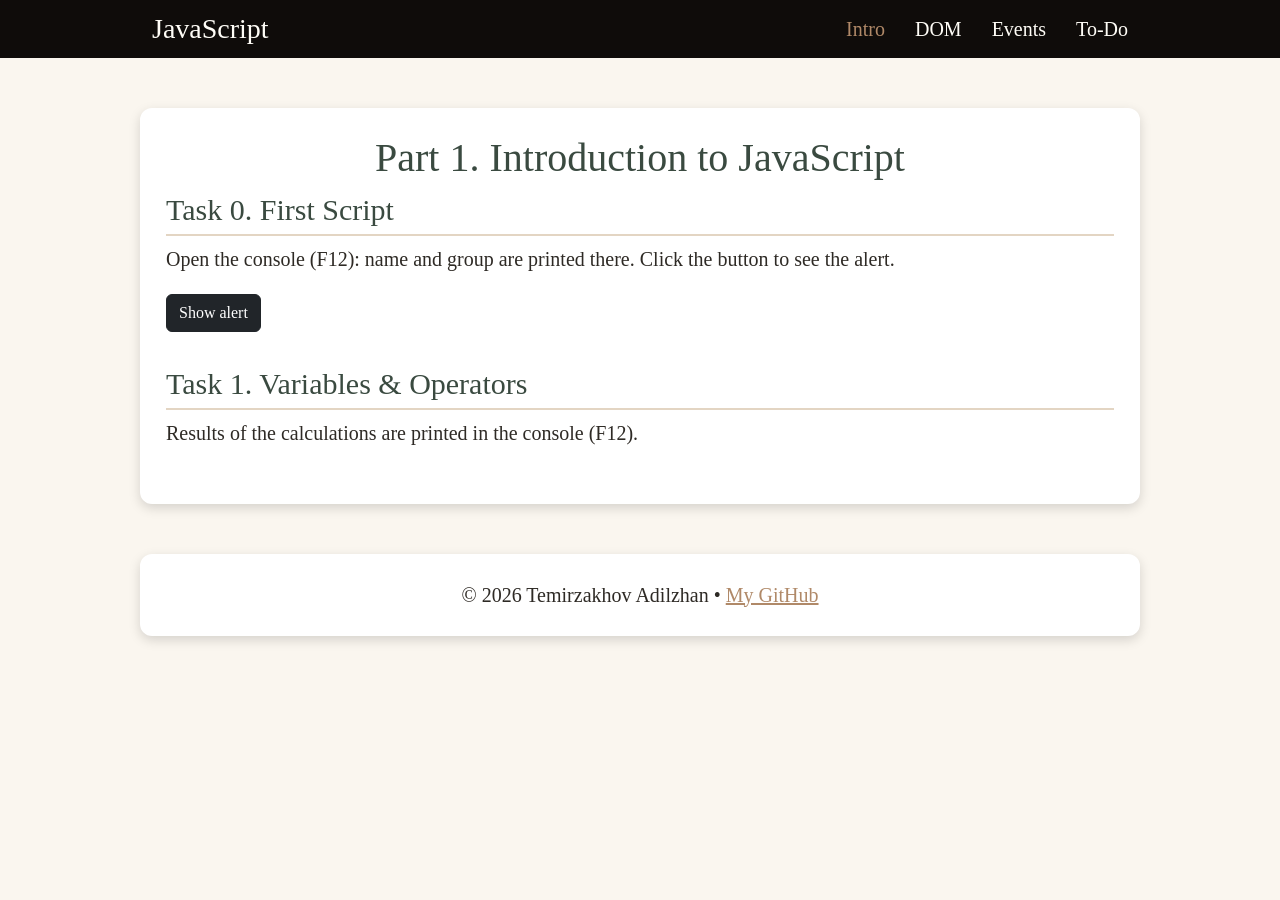
<file: index.html>
<!DOCTYPE html>
<html lang="en">
<head>
  <meta charset="UTF-8">
  <meta name="viewport" content="width=device-width, initial-scale=1.0">
  <title>Intro</title>
  <link rel="stylesheet" href="https://cdn.jsdelivr.net/npm/bootstrap@5.3.3/dist/css/bootstrap.min.css">
  <link rel="stylesheet" href="styles.css">
</head>
<body>
  <header class="qw">
    <div class="head">
      <h1>JavaScript</h1>
      <nav class="ahref">
        <a href="index.html" class="active">Intro</a>
        <a href="dom.html">DOM</a>
        <a href="events.html">Events</a>
        <a href="todo.html">To-Do</a>
      </nav>
    </div>
  </header>
  <main>
    <section class="profile-card">
      <h1 class="text-center">Part 1. Introduction to JavaScript</h1>
      <div class="task">
        <h2>Task 0. First Script</h2>
        <p>Open the console (F12): name and group are printed there. Click the button to see the alert.</p>
        <button class="btn btn-dark" id="alert-btn">Show alert</button>
      </div>
      <div class="task">
        <h2>Task 1. Variables &amp; Operators</h2>
        <p>Results of the calculations are printed in the console (F12).</p>
      </div>
    </section>
  </main>
  <footer class="acc text-center">
    <p class="mb-0">&copy; 2026 Temirzakhov Adilzhan &bull;
      <a href="https://github.com/24Dok691">My GitHub</a></p>
  </footer>
  <script src="part1.js"></script>
</body>
</html>
</file>
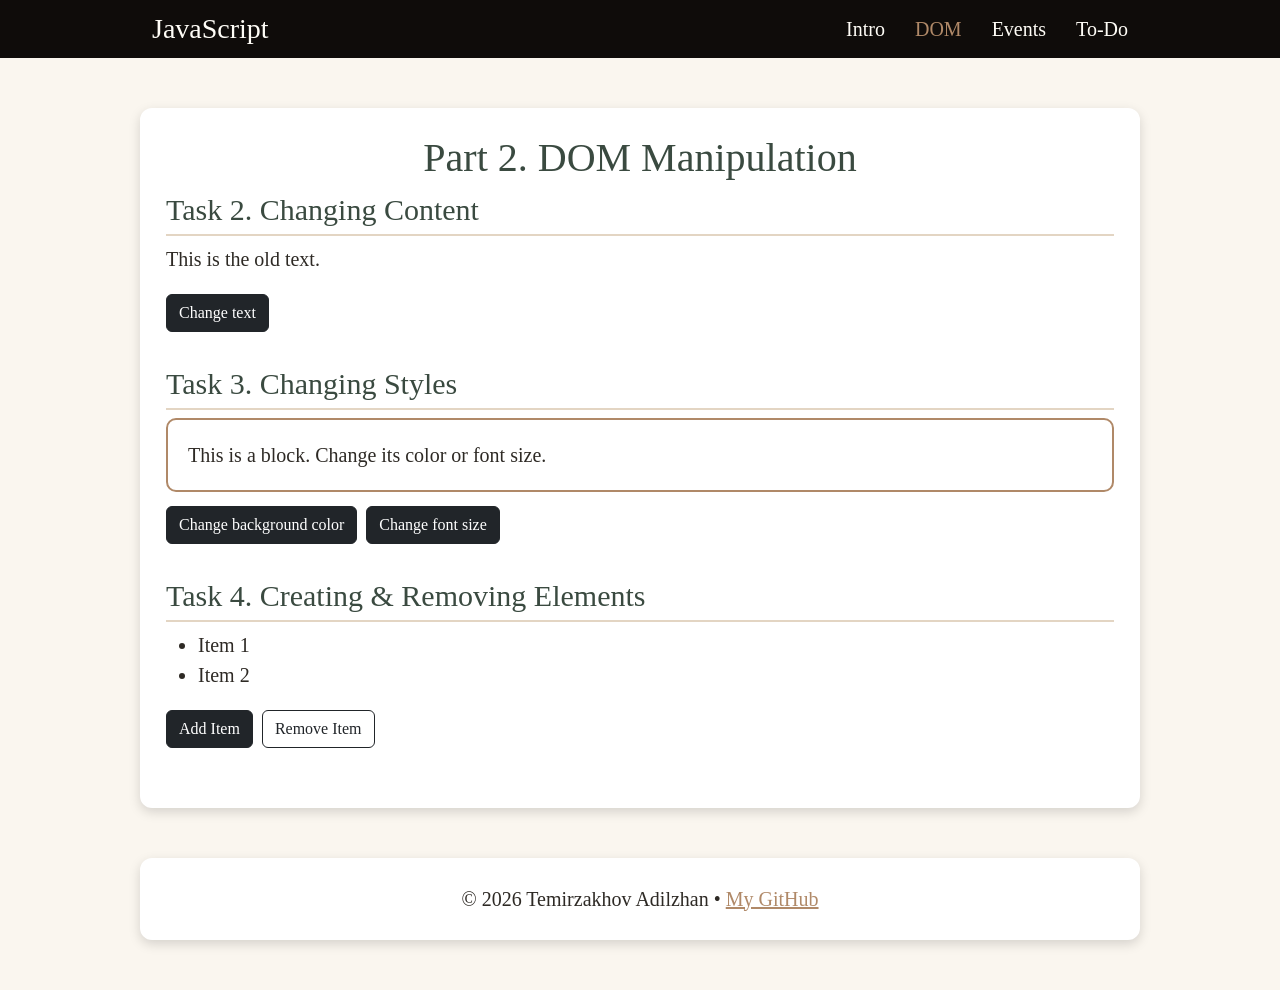
<file: dom.html>
<!DOCTYPE html>
<html lang="en">
<head>
  <meta charset="UTF-8">
  <meta name="viewport" content="width=device-width, initial-scale=1.0">
  <title>DOM</title>
  <link rel="stylesheet" href="https://cdn.jsdelivr.net/npm/bootstrap@5.3.3/dist/css/bootstrap.min.css">
  <link rel="stylesheet" href="styles.css">
</head>
<body>
  <header class="qw">
    <div class="head">
      <h1>JavaScript</h1>
      <nav class="ahref">
        <a href="index.html">Intro</a>
        <a href="dom.html" class="active">DOM</a>
        <a href="events.html">Events</a>
        <a href="todo.html">To-Do</a>
      </nav>
    </div>
  </header>
  <main>
    <section class="profile-card">
      <h1 class="text-center">Part 2. DOM Manipulation</h1>

      <div class="task">
        <h2>Task 2. Changing Content</h2>
        <p id="text">This is the old text.</p>
        <button class="btn btn-dark" id="change-text-btn">Change text</button>
      </div>

      <div class="task">
        <h2>Task 3. Changing Styles</h2>
        <div id="demo-div">This is a block. Change its color or font size.</div>
        <button class="btn btn-dark" id="color-btn">Change background color</button>
        <button class="btn btn-dark" id="font-btn">Change font size</button>
      </div>

      <div class="task">
        <h2>Task 4. Creating &amp; Removing Elements</h2>
        <ul id="item-list">
          <li>Item 1</li>
          <li>Item 2</li>
        </ul>
        <button class="btn btn-dark" id="add-btn">Add Item</button>
        <button class="btn btn-outline-dark" id="remove-btn">Remove Item</button>
      </div>
    </section>
  </main>
  <footer class="acc text-center">
    <p class="mb-0">&copy; 2026 Temirzakhov Adilzhan &bull;
      <a href="https://github.com/24Dok691">My GitHub</a></p>
  </footer>
  <script src="dom.js"></script>
</body>
</html>
</file>
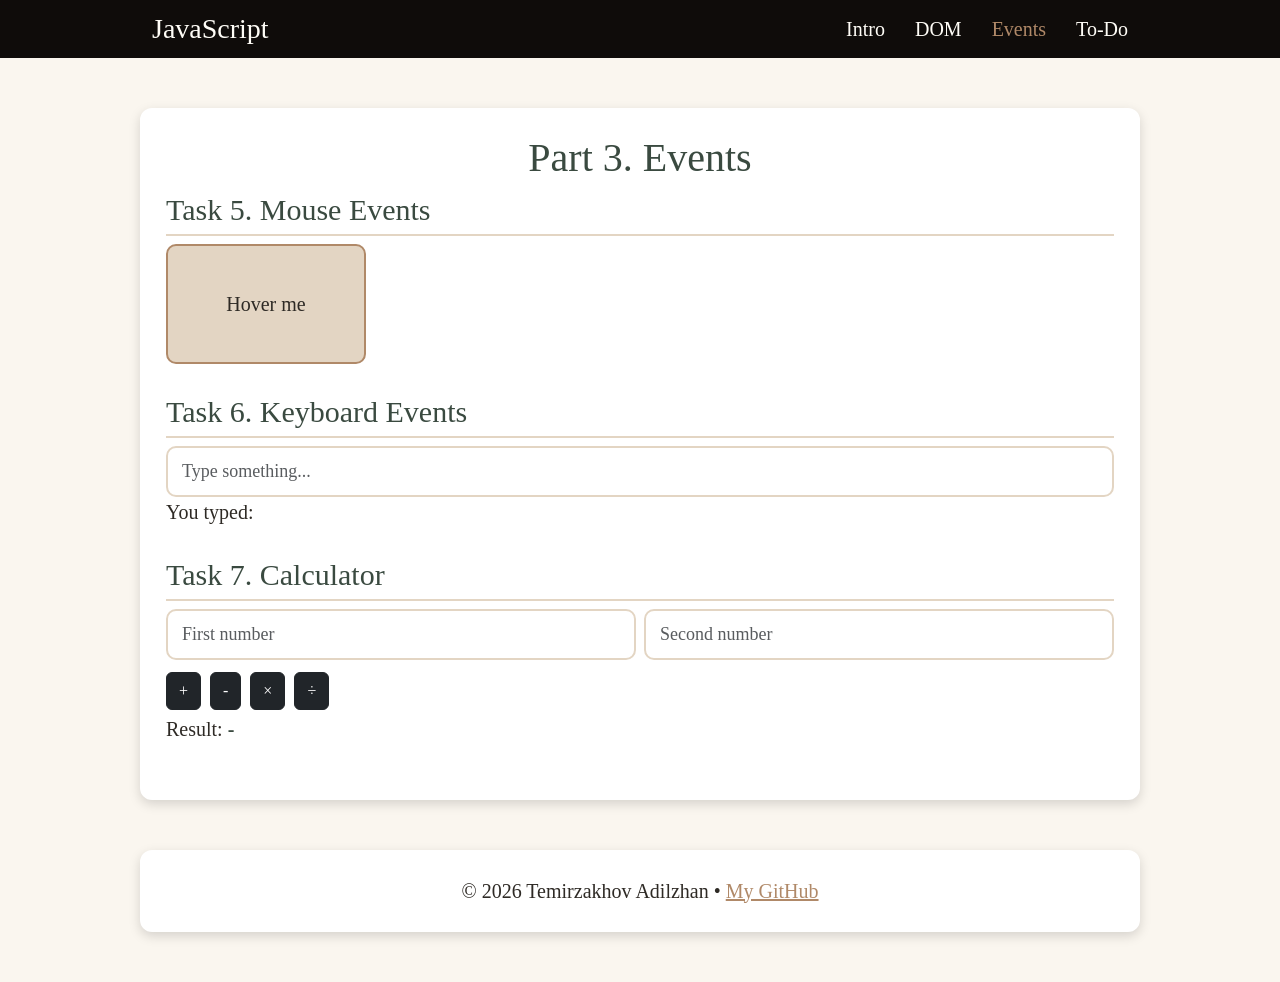
<file: events.html>
<!DOCTYPE html>
<html lang="en">
<head>
  <meta charset="UTF-8">
  <meta name="viewport" content="width=device-width, initial-scale=1.0">
  <title>Events</title>
  <link rel="stylesheet" href="https://cdn.jsdelivr.net/npm/bootstrap@5.3.3/dist/css/bootstrap.min.css">
  <link rel="stylesheet" href="styles.css">
</head>
<body>
  <header class="qw">
    <div class="head">
      <h1>JavaScript</h1>
      <nav class="ahref">
        <a href="index.html">Intro</a>
        <a href="dom.html">DOM</a>
        <a href="events.html" class="active">Events</a>
        <a href="todo.html">To-Do</a>
      </nav>
    </div>
  </header>
  <main>
    <section class="profile-card">
      <h1 class="text-center">Part 3. Events</h1>

      <div class="task">
        <h2>Task 5. Mouse Events</h2>
        <div id="hover-box">Hover me</div>
      </div>

      <div class="task">
        <h2>Task 6. Keyboard Events</h2>
        <input type="text" id="key-input" class="form-control" placeholder="Type something...">
        <p>You typed: <span id="key-output"></span></p>
      </div>

      <div class="task">
        <h2>Task 7. Calculator</h2>
        <div class="row g-2 mb-2">
          <div class="col-md-6">
            <input type="number" id="num1" class="form-control" placeholder="First number">
          </div>
          <div class="col-md-6">
            <input type="number" id="num2" class="form-control" placeholder="Second number">
          </div>
        </div>
        <button class="btn btn-dark" data-op="+">+</button>
        <button class="btn btn-dark" data-op="-">-</button>
        <button class="btn btn-dark" data-op="*">&times;</button>
        <button class="btn btn-dark" data-op="/">&divide;</button>
        <p>Result: <span id="calc-result">-</span></p>
      </div>
    </section>
  </main>
  <footer class="acc text-center">
    <p class="mb-0">&copy; 2026 Temirzakhov Adilzhan &bull;
      <a href="https://github.com/24Dok691">My GitHub</a></p>
  </footer>
  <script src="events.js"></script>
</body>
</html>
</file>
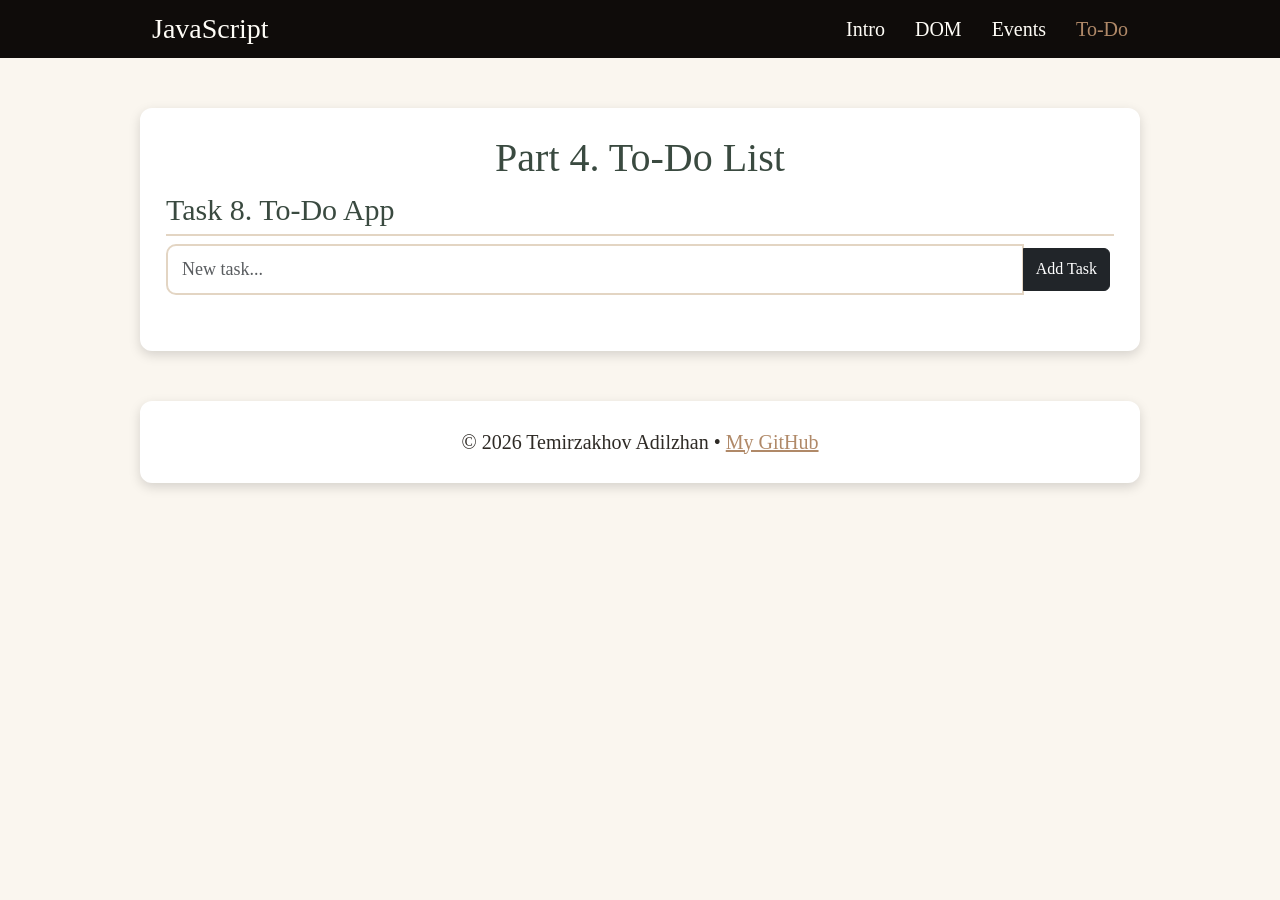
<file: todo.html>
<!DOCTYPE html>
<html lang="en">
<head>
  <meta charset="UTF-8">
  <meta name="viewport" content="width=device-width, initial-scale=1.0">
  <title>To-Do</title>
  <link rel="stylesheet" href="https://cdn.jsdelivr.net/npm/bootstrap@5.3.3/dist/css/bootstrap.min.css">
  <link rel="stylesheet" href="styles.css">
</head>
<body>
  <header class="qw">
    <div class="head">
      <h1>JavaScript</h1>
      <nav class="ahref">
        <a href="index.html">Intro</a>
        <a href="dom.html">DOM</a>
        <a href="events.html">Events</a>
        <a href="todo.html" class="active">To-Do</a>
      </nav>
    </div>
  </header>
  <main>
    <section class="profile-card">
      <h1 class="text-center">Part 4. To-Do List</h1>
      <div class="task">
        <h2>Task 8. To-Do App</h2>
        <div class="input-group mb-3">
          <input type="text" id="task-input" class="form-control" placeholder="New task...">
          <button class="btn btn-dark" id="add-task-btn">Add Task</button>
        </div>
        <ul id="todo-list"></ul>
      </div>
    </section>
  </main>
  <footer class="acc text-center">
    <p class="mb-0">&copy; 2026 Temirzakhov Adilzhan &bull;
      <a href="https://github.com/24Dok691">My GitHub</a></p>
  </footer>
  <script src="todo.js"></script>
</body>
</html>
</file>
<file: styles.css>
body{
  margin: 0;
  padding: 0;
  background-color: #FAF6EF;
  font-family: 'Times New Roman', Times, serif;
  font-size: 16px;
  color: #2E2A25;
}

h1, h2, h3{ color: #3A4A40; }

p{ font-size: 20px; }

.profile-card, .olul, .acc{
  background-color: #FFFFFF;
  border: 2px solid #FFFFFF;
  padding: 24px;
  margin: 50px auto;
  box-shadow: 0 4px 12px rgb(0, 0, 0, 0.15);
  max-width: 1000px;
  border-radius: 12px;
  font-size: 20px;
}
.profile-card h1{ font-size: 40px; }
.profile-card h2{ font-size: 30px; }

.qw{
  position: sticky;
  top: 0;
  z-index: 10;
  background-color: #0f0c0a;
}
.head{
  max-width: 1000px;
  margin: 0 auto;
  display: flex;
  align-items: center;
  justify-content: space-between;
  padding: 0 12px;
}
.head h1{ color: #fffdf7; font-size: 28px; margin: 12px 0; }
.ahref{
  font-size: 20px;
  display: flex;
  gap: 30px;
}
.ahref a{ color: #fffdf7; text-decoration: none; }
.ahref a:hover, .ahref a.active{ color: #B08968; }

a{ color: #B08968; }
a:hover{ color: #8A6A4F; }

.fl label{
  display: block;
  margin-bottom: 6px;
  font-size: 20px;
  text-align: left;
}
.fl{
  margin-bottom: 16px;
}
.fl input, .fl textarea{
  width: 100%;
  box-sizing: border-box;
  padding: 10px 12px;
  font-size: 18px;
  font-family: inherit;
  border: 2px solid #B08968;
  border-radius: 8px;
}
textarea{ resize: vertical; }

.send {
  background-color: #0f0c0a;
  color: #fffdf7;
  padding: 10px 24px;
  font-size: 18px;
  border: none;
  border-radius: 8px;
  cursor: pointer;
}
button:hover{ background-color: #3A4A40; }

.form-label{
  font-weight: bold;
  color: #3A4A40;
}
.form-control, .form-select{
  border: 2px solid #E3D5C3;
  border-radius: 10px;
  padding: 10px 14px;
  font-size: 18px;
}
.form-control:focus, .form-select:focus{
  border-color: #B08968;
  box-shadow: 0 0 0 0.25rem rgba(176, 137, 104, 0.25);
}
.form-text{ font-size: 16px; }

.live .form-control:user-invalid{ border-color: #dc3545; }
.live .form-control:user-invalid ~ .invalid-feedback{ display: block; }

.live .form-control:user-valid{ border-color: #198754; }
.live .form-control:user-valid ~ .valid-feedback{ display: block; }

.live .gender:has(input:user-invalid) .invalid-feedback{ display: block; }

@media (max-width: 992px){
  .ahref{ gap: 16px; font-size: 18px; }
  .stats{ grid-template-columns: repeat(2, 1fr); }
  .profile-card, .olul, .acc{ margin: 30px 16px; }
}

@media (max-width: 576px){
  .head{ flex-direction: column; padding-bottom: 10px; }
  .ahref{ flex-wrap: wrap; justify-content: center; gap: 10px 16px; font-size: 16px; }
  .stats{ grid-template-columns: 1fr; }
  .profile-card h1{ font-size: 30px; }
  p{ font-size: 18px; }
}

.profile-card h2{ margin-top: 10px; }
.task{ margin-bottom: 30px; text-align: left; }
.task h2{ border-bottom: 2px solid #E3D5C3; padding-bottom: 6px; }
.task button{ margin: 4px 4px 4px 0; }

#demo-div{
  padding: 20px;
  border: 2px solid #B08968;
  border-radius: 10px;
  background-color: #FFFFFF;
  margin-bottom: 10px;
}

#hover-box{
  width: 200px;
  height: 120px;
  background-color: #E3D5C3;
  border: 2px solid #B08968;
  border-radius: 10px;
  display: flex;
  align-items: center;
  justify-content: center;
}

#calc-result{ font-weight: bold; color: #3A4A40; }

#todo-list li{
  display: flex;
  justify-content: space-between;
  align-items: center;
  padding: 8px 0;
  border-bottom: 1px solid #E3D5C3;
  list-style: none;
}
#todo-list{ padding-left: 0; }
#todo-list .text{ cursor: pointer; }
#todo-list .done{ text-decoration: line-through; color: #888; }
</file>
